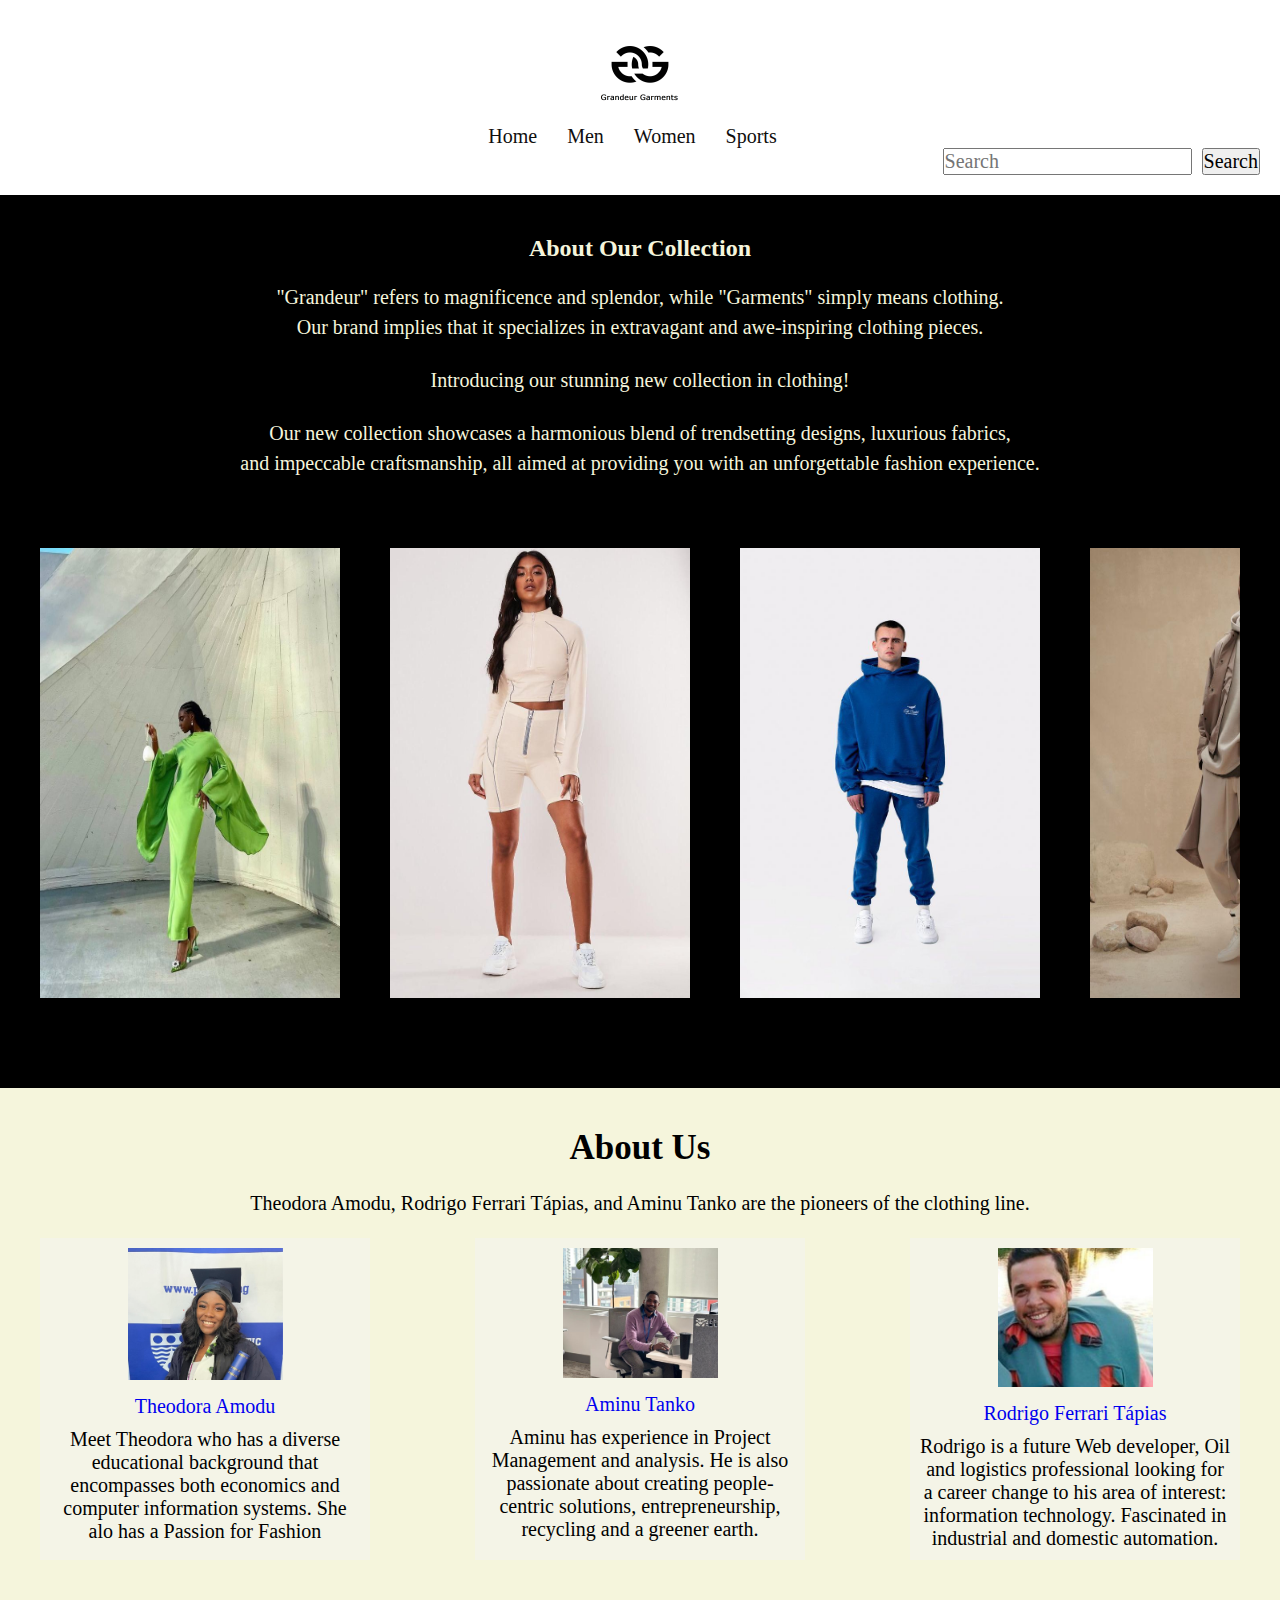
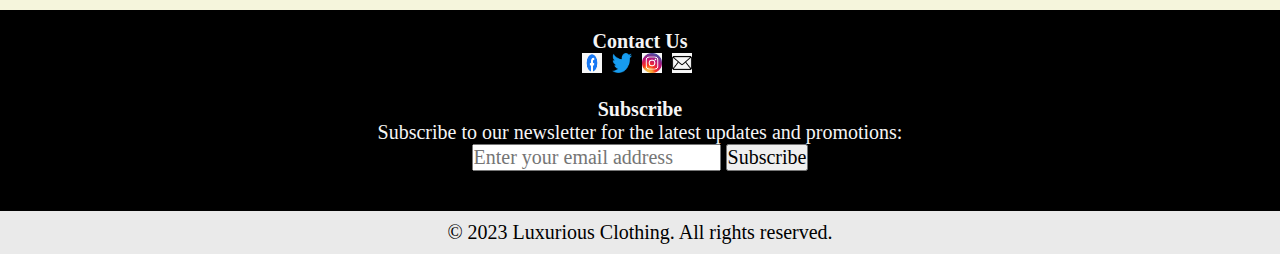
<file: index.html>
<!DOCTYPE html>
<html lang="en">
  <head>
    <meta charset="UTF-8" />
    <meta name="viewport" content="width=device-width, initial-scale=1.0" />
    <title>Luxurious Clothing</title>
    <link rel="stylesheet" href="index.css" />
  </head>

  <body>
    <header>
      <div class="logo">
        <img src="img/company.png" alt="Logo" />
      </div>
      <nav>
        <ul>
          <li><a href="index.html">Home</a></li>
          <li><a href="./men">Men</a></li>
          <li><a href="./female/">Women</a></li>
          <li><a href="./sports">Sports</a></li>
        </ul>
        <div class="search-bar">
          <input type="text" placeholder="Search" />
          <button type="submit">Search</button>
        </div>
      </nav>
    </header>

    <section class="about">
      <div class="about-content">
        <h2>About Our Collection</h2>
        <p>
          "Grandeur" refers to magnificence and splendor, while "Garments"
          simply means clothing.
        </p>
        <p>
          Our brand implies that it specializes in extravagant and awe-inspiring
          clothing pieces.
        </p>
        <br />
        <p>Introducing our stunning new collection in clothing!</p>
        <br />
        <p>
          Our new collection showcases a harmonious blend of trendsetting
          designs, luxurious fabrics,
        </p>
        <p>
          and impeccable craftsmanship, all aimed at providing you with an
          unforgettable fashion experience.
        </p>
      </div>
      <div class="clothing">
        <img src="img/clothing1.jpeg" alt="clothing1" />
        <img src="img/clothing 2.jpeg" alt="clothing2" />
        <img src="img/clothing 3.jpeg" alt="clothing3" />
        <img src="img/clothing 4.jpg" alt="clothing4" />
        <img src="img/clothing5.jpg" alt="clothing5" />
      </div>
    </section>

    <section class="introduction">
      <div class="introduction-content">
        <h2>About Us</h2>
        <p>
          Theodora Amodu, Rodrigo Ferrari Tápias, and Aminu Tanko are the
          pioneers of the clothing line.
        </p>
      </div>
      <div class="portfolio">
        <div class="portfolio-item">
          <a
            href="https://github.com/Theodoraamodu/Theodora"
            target="_Portfolio 1"
          >
            <img src="img/portfolio 1.jpg" alt="portfolio1" />
            <p>Theodora Amodu</p>
          </a>
          <div>
            <p>
              Meet Theodora who has a diverse educational background that
              encompasses both economics and computer information systems. She
              alo has a Passion for Fashion
            </p>
          </div>
        </div>
        <div class="portfolio-item">
          <a href="https://github.com/Minuatk" target="_Portfolio 2">
            <img src="img/portfolio 2.jpg" alt="portfolio2" />
            <p>Aminu Tanko</p>
          </a>
          <div>
            <p>
              Aminu has experience in Project Management and analysis. He is
              also passionate about creating people-centric solutions,
              entrepreneurship, recycling and a greener earth.
            </p>
          </div>
        </div>

        <div class="portfolio-item">
          <a href="https://rodrigoferraribr.github.io/1/" target="_Portfolio3">
            <img src="img/portfolio 3.jpg" alt="portfolio3" />
            <p>Rodrigo Ferrari Tápias</p>
          </a>
          <div>
            <p>
              Rodrigo is a future Web developer, Oil and logistics professional
              looking for a career change to his area of interest: information
              technology. Fascinated in industrial and domestic automation.
            </p>
          </div>
        </div>
      </div>
    </section>

    <footer>
      <div class="footer-content">
        <div class="footer-section">
          <h3>Contact Us</h3>
          <ul class="social-media">
            <li>
              <a href="http://facebook.com"
                ><img src="img/Facebook.jpg" alt="Facebook"
              /></a>
            </li>
            <li>
              <a href="http://twitter.com"
                ><img src="img/twitter.png" alt="Twitter"
              /></a>
            </li>
            <li>
              <a href="http://instagram.com"
                ><img src="img/instragram.jpg" alt="Instagram"
              /></a>
            </li>
            <li>
              <a href="mailto:username@student.douglascollege.ca"
                ><img src="img/email.png.jpg" alt="Email"
              /></a>
            </li>
          </ul>
        </div>
        <div class="footer-section">
          <h3>Subscribe</h3>
          <p>
            Subscribe to our newsletter for the latest updates and promotions:
          </p>
          <form class="subscribe-form">
            <input type="email" placeholder="Enter your email address" />
            <button type="submit">Subscribe</button>
          </form>
        </div>
      </div>
    </footer>
    <div class="footer-bottom">
      <p>&copy; 2023 Luxurious Clothing. All rights reserved.</p>
    </div>
  </body>
</html>
</file>
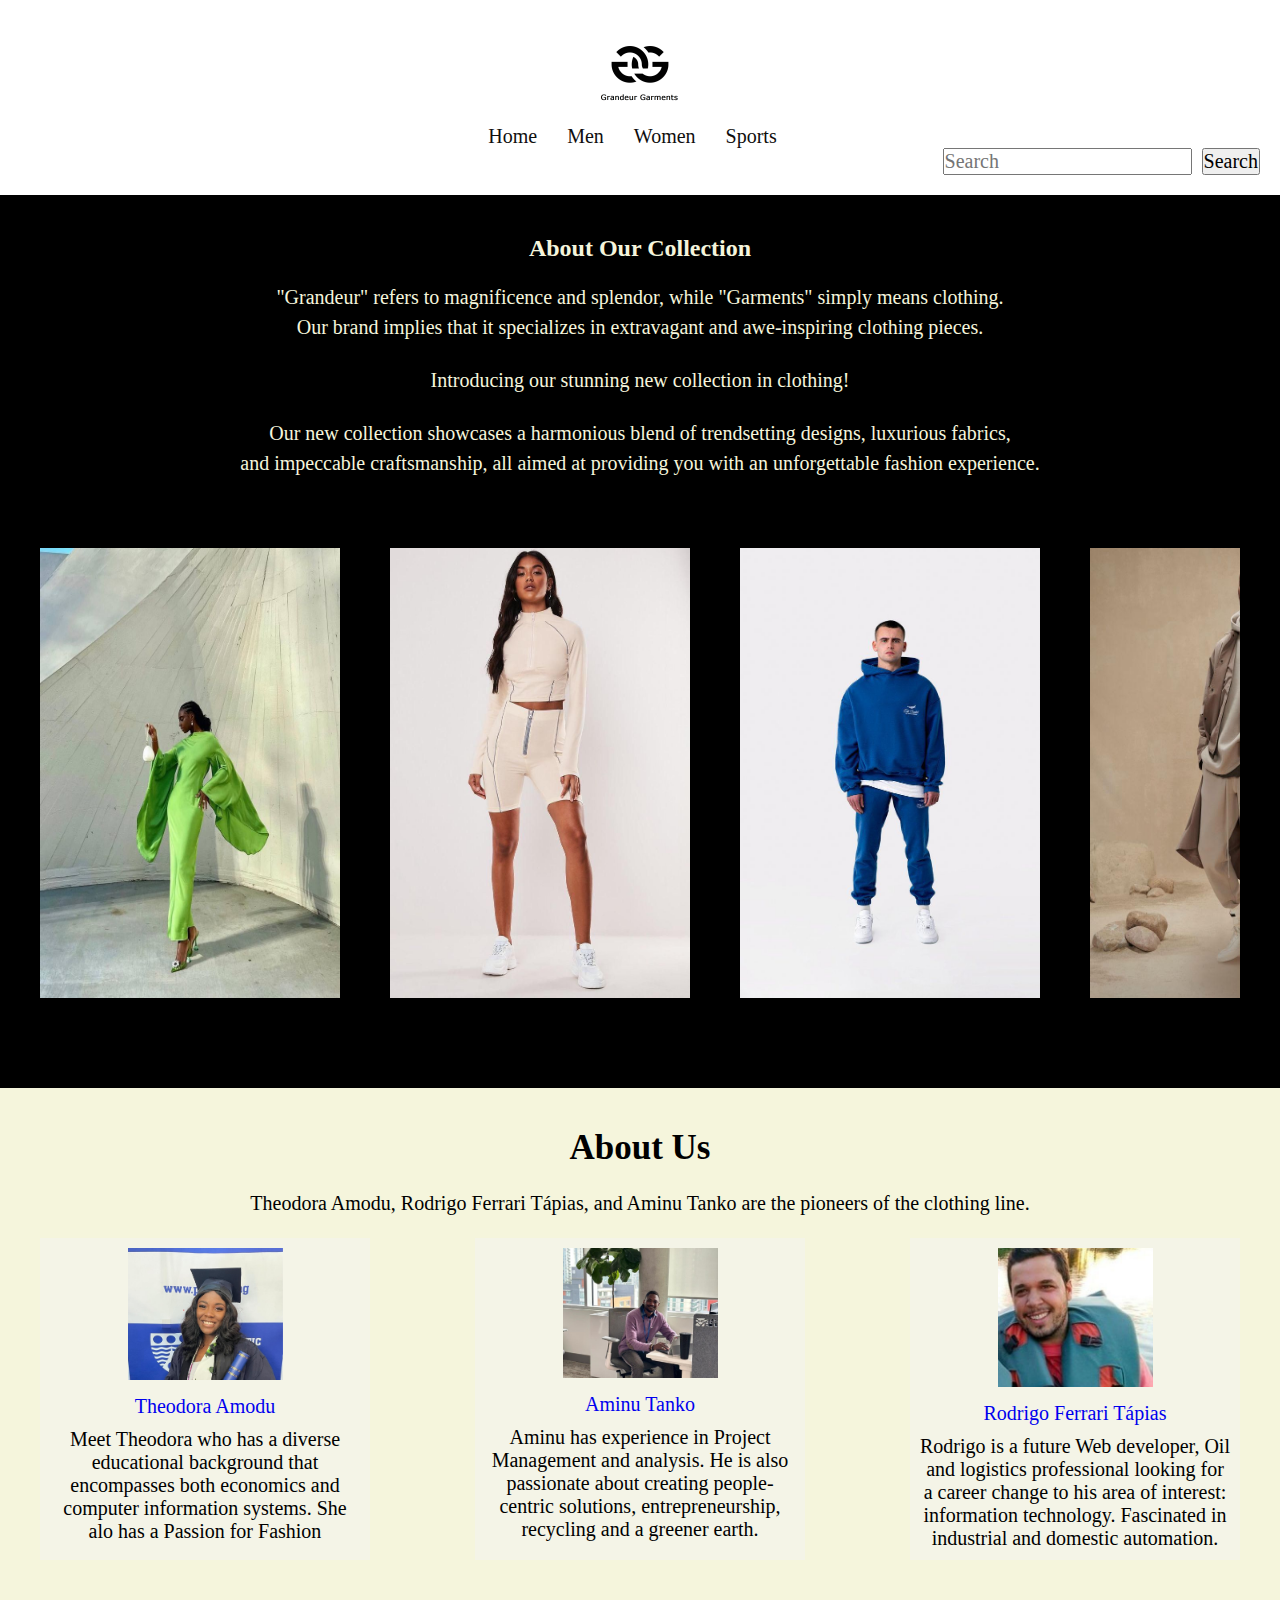
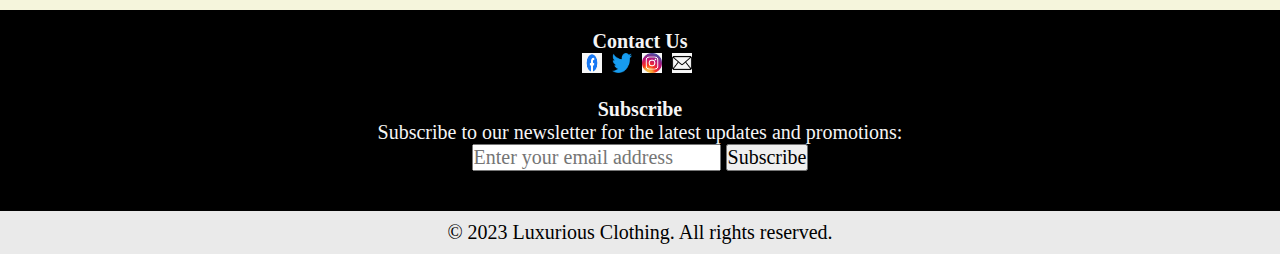
<file: Project Design.html>
<!DOCTYPE html>
<html lang="en">
  <head>
    <meta charset="UTF-8" />
    <meta name="viewport" content="width=device-width, initial-scale=1.0" />
    <title>Luxurious Clothing</title>
    <link rel="stylesheet" href="styles.css" />
  </head>

  <body>
    <header>
      <div class="logo">
        <img src="pics/company.png" alt="Logo" />
      </div>
      <nav>
        <ul>
          <li><a href="Project Design.html">Home</a></li>
          <li><a href="men.html">Men</a></li>
          <li><a href="female.html">Women</a></li>
          <li><a href="sports.html">Sports</a></li>
        </ul>
        <div class="search-bar">
          <input type="text" placeholder="Search" />
          <button type="submit">Search</button>
        </div>
      </nav>
    </header>

    <section class="about">
      <div class="about-content">
        <h2>About Our Collection</h2>
        <p>
          "Grandeur" refers to magnificence and splendor, while "Garments"
          simply means clothing.
        </p>
        <p>
          Our brand implies that it specializes in extravagant and awe-inspiring
          clothing pieces.
        </p>
        <br />
        <p>Introducing our stunning new collection in clothing!</p>
        <br />
        <p>
          Our new collection showcases a harmonious blend of trendsetting
          designs, luxurious fabrics,
        </p>
        <p>
          and impeccable craftsmanship, all aimed at providing you with an
          unforgettable fashion experience.
        </p>
      </div>
      <div class="clothing">
        <img src="pics/clothing1.jpeg" alt="clothing1" />
        <img src="pics/clothing 2.jpeg" alt="clothing2" />
        <img src="pics/clothing 3.jpeg" alt="clothing3" />
        <img src="pics/clothing 4.jpg" alt="clothing4" />
        <img src="pics/clothing5.jpg" alt="clothing5" />
      </div>
    </section>

    <section class="introduction">
      <div class="introduction-content">
        <h2>About Us</h2>
        <p>
          Theodora Amodu, Rodrigo Ferrari Tápias, and Aminu Tanko are the
          pioneers of the clothing line.
        </p>
      </div>
      <div class="portfolio">
        <div class="portfolio-item">
          <a
            href="https://github.com/Theodoraamodu/Theodora"
            target="_Portfolio 1"
          >
            <img src="pics/portfolio 1.jpg" alt="portfolio1" />
            <p>Theodora Amodu</p>
          </a>
          <div>
            <p>
              Meet Theodora who has a diverse educational background that
              encompasses both economics and computer information systems. She
              alo has a Passion for Fashion
            </p>
          </div>
        </div>
        <div class="portfolio-item">
          <a href="https://github.com/Minuatk" target="_Portfolio 2">
            <img src="pics/portfolio 2.jpg" alt="portfolio2" />
            <p>Aminu Tanko</p>
          </a>
          <div>
            <p>
              Aminu has experience in Project Management and analysis. He is
              also passionate about creating people-centric solutions,
              entrepreneurship, recycling and a greener earth.
            </p>
          </div>
        </div>

        <div class="portfolio-item">
          <a href="https://rodrigoferraribr.github.io/1/" target="_Portfolio3">
            <img src="pics/portfolio 3.jpg" alt="portfolio3" />
            <p>Rodrigo Ferrari Tápias</p>
          </a>
          <div>
            <p>
              Rodrigo is a future Web developer, Oil and logistics professional
              looking for a career change to his area of interest: information
              technology. Fascinated in industrial and domestic automation.
            </p>
          </div>
        </div>
      </div>
    </section>

    <footer>
      <div class="footer-content">
        <div class="footer-section">
          <h3>Contact Us</h3>
          <ul class="social-media">
            <li>
              <a href="http://facebook.com"
                ><img src="pics/Facebook.jpg" alt="Facebook"
              /></a>
            </li>
            <li>
              <a href="http://twitter.com"
                ><img src="pics/twitter.png" alt="Twitter"
              /></a>
            </li>
            <li>
              <a href="http://instagram.com"
                ><img src="pics/instragram.jpg" alt="Instagram"
              /></a>
            </li>
            <li>
              <a href="mailto:username@student.douglascollege.ca"
                ><img src="pics/email.png.jpg" alt="Email"
              /></a>
            </li>
          </ul>
        </div>
        <div class="footer-section">
          <h3>Subscribe</h3>
          <p>
            Subscribe to our newsletter for the latest updates and promotions:
          </p>
          <form class="subscribe-form">
            <input type="email" placeholder="Enter your email address" />
            <button type="submit">Subscribe</button>
          </form>
        </div>
      </div>
    </footer>
    <div class="footer-bottom">
      <p>&copy; 2023 Luxurious Clothing. All rights reserved.</p>
    </div>
  </body>
</html>
</file>
<file: index.css>
/* Reset CSS */


* {/* the whole document*/
  margin: 0;
  padding: 0;
  box-sizing: border-box;
  font-family: Garamond, serif;
  font-size: 20px;
}

.logo img { /* the company logo*/
  width: 100px;
  height: 100px;
}

body, h1, p {
  margin: 0;
  padding: 0;
  font-family: Garamond, serif;
  font-size: 40px;
}

nav ul { /* for women home and men*/
  list-style: none;
  padding: 0;
  margin: 0;
}

nav ul li {  /* for women home and men*/
  display: inline-block;
  margin-right: 15px;
}

nav ul li a { /* for women home and men*/
  text-decoration: none;
  color: #0f0e0e;
  padding: 5px;
}

  /* Header */
header {
  background-color: white;
  padding: 20px;
  text-align: center;
  color: white;
}

h1 {
  font-size: 40px;
  margin-bottom: 10px;
}

p {
  font-size: 20px;
}


  /* About Our collection */
.about {
  background-color: black;
  padding: 40px;
  text-align: center;
  color: beige;
  
}

h2 {
  font-size: 30px;
  margin-bottom: 20px;
  
}

.about p {
  font-size: 20px;
  line-height: 1.5;
}



.social-media li {
  display: inline-block;
  margin-right: 5px;
}

body, html {
  height: 100%;
  margin: 0;
}

body {
  display: flex;
  flex-direction: column;
}
/*footer*/

footer {
  display: flex;
  justify-content: center;
  align-items: center;
  height: 100%;
  background-color: black;
  color: whitesmoke;
}

.footer-section img {
  width: 20px;
  height: 20px;
}

.footer-content {
  text-align: center;
  max-width: 800px;
  padding: 20px;
}

.footer-section {
  margin-bottom: 20px;
}

.footer-bottom {
  text-align: center;
  background-color: #eaeaea;
  padding: 10px;
}


 /* for clothing image in about us*/
 .introduction {
  background-color: beige;
  padding: 40px;
  text-align: center;
  color: rgb(0, 0, 0);
}

.about-content {
  text-align: center;
  margin-bottom: 20px;
}

.about-content h2 {
  font-size: 24px;
  font-weight: bold;
 
}

.about-content p {
  font-size: 20px;
  line-height: 1.5;
}

.clothing {
  display: flex;
  overflow-x: auto;
  scroll-snap-type: x mandatory;
  scroll-behavior: smooth;
  padding: 50px 0;
}

.clothing img {
  width: 300px;
  height: auto;
  margin-right: 50px;
  scroll-snap-align: start;
}

.introduction {
  display: flex;
  flex-direction: column;
  align-items: center;
  text-align: center;
}

.introduction-content {
  margin-bottom: 20px;
}

.introduction-content h2 {
  font-size: 35px;
  font-weight: bold;
}

.introduction-content p {
  font-size: 20px;
  line-height: 1.5;
 
}


/*portfolio*/
.portfolio img {
  width: 50px;
  height: auto;
}

.portfolio p {
  font-size: 13px;
}

.portfolio a {
  text-decoration: none;
}

.portfolio {
  display: flex;
  flex-wrap: wrap;
  justify-content: space-between;
}

.portfolio-item {
  width: 45%;
}

.portfolio-item img {
  width: 100%;
}

.portfolio-item {
  width: calc(30% - 30px);
  margin-bottom: 10px;
  background-color: rgb(244, 244, 231);
  padding: 10px;
  box-sizing: border-box;

}
.portfolio-item a:visited
{
  color: black;
  font-weight: bold;
  font-size: large;
}
.portfolio-item img {
  width: 50%;
  height: auto;
}

.portfolio-item p {
  font-family: Garamond, serif;
  font-size: 20px;
  margin-top: 10px;
}


   /*  the responsive search bar */
.search-bar {
  display: flex;
  justify-content: flex-end;
}

.search-bar input[type="text"],
.search-bar button[type="submit"] {
  margin-left: 10px;
}






/*media response*/
@media only screen and (max-width: 768px) {
  header {
    display: flex;
    flex-direction: column;
  }
  
  .search-bar {
    margin-top: 20px;
  }
  
  .clothing {
    padding: 50px 20px;
  }
  
  .clothing img {
    margin-right: 20px;
  }

  .introduction-content h2 {
    font-size: 20px;
  }

  .introduction-content p {
    font-size: 14px;
  }

  .portfolio-item {
    width: 100%;
  }

  .portfolio-item img {
    width: 100%;
  }

  .portfolio-item p {
    font-size: 14px;
    margin-top: 10px;
  }
}

@media only screen and (max-width: 480px) {
  h1 {
    font-size: 30px;
  }
  
  p {
    font-size: 18px;
  }
  
  .about p {
    font-size: 18px;
  }
  
  .clothing img {
    width: 200px;
  }
  
  .introduction-content h2 {
    font-size: 20px;
  }
  
  .introduction-content p {
    font-size: 14px;
  }
  
  .portfolio img {
    width: 200px;
  }
  
  .portfolio p {
    font-size: 12px;
  }
  
  .social-media li {
    margin-right: 30px;
  }
  
  .footer-content {
    max-width: 600px;
  }
  
  .footer-section {
    margin-bottom: 10px;
  }
}
</file>
<file: styles.css>
/* Reset CSS */


* {/* the whole document*/
  margin: 0;
  padding: 0;
  box-sizing: border-box;
  font-family: Garamond, serif;
  font-size: 20px;
}

.logo img { /* the company logo*/
  width: 100px;
  height: 100px;
}

body, h1, p {
  margin: 0;
  padding: 0;
  font-family: Garamond, serif;
  font-size: 40px;
}

nav ul { /* for women home and men*/
  list-style: none;
  padding: 0;
  margin: 0;
}

nav ul li {  /* for women home and men*/
  display: inline-block;
  margin-right: 15px;
}

nav ul li a { /* for women home and men*/
  text-decoration: none;
  color: #0f0e0e;
  padding: 5px;
}

  /* Header */
header {
  background-color: white;
  padding: 20px;
  text-align: center;
  color: white;
}

h1 {
  font-size: 40px;
  margin-bottom: 10px;
}

p {
  font-size: 20px;
}


  /* About Our collection */
.about {
  background-color: black;
  padding: 40px;
  text-align: center;
  color: beige;
  
}

h2 {
  font-size: 30px;
  margin-bottom: 20px;
  
}

.about p {
  font-size: 20px;
  line-height: 1.5;
}



.social-media li {
  display: inline-block;
  margin-right: 5px;
}

body, html {
  height: 100%;
  margin: 0;
}

body {
  display: flex;
  flex-direction: column;
}
/*footer*/

footer {
  display: flex;
  justify-content: center;
  align-items: center;
  height: 100%;
  background-color: black;
  color: whitesmoke;
}

.footer-section img {
  width: 20px;
  height: 20px;
}

.footer-content {
  text-align: center;
  max-width: 800px;
  padding: 20px;
}

.footer-section {
  margin-bottom: 20px;
}

.footer-bottom {
  text-align: center;
  background-color: #eaeaea;
  padding: 10px;
}


 /* for clothing image in about us*/
 .introduction {
  background-color: beige;
  padding: 40px;
  text-align: center;
  color: rgb(0, 0, 0);
}

.about-content {
  text-align: center;
  margin-bottom: 20px;
}

.about-content h2 {
  font-size: 24px;
  font-weight: bold;
 
}

.about-content p {
  font-size: 20px;
  line-height: 1.5;
}

.clothing {
  display: flex;
  overflow-x: auto;
  scroll-snap-type: x mandatory;
  scroll-behavior: smooth;
  padding: 50px 0;
}

.clothing img {
  width: 300px;
  height: auto;
  margin-right: 50px;
  scroll-snap-align: start;
}

.introduction {
  display: flex;
  flex-direction: column;
  align-items: center;
  text-align: center;
}

.introduction-content {
  margin-bottom: 20px;
}

.introduction-content h2 {
  font-size: 35px;
  font-weight: bold;
}

.introduction-content p {
  font-size: 20px;
  line-height: 1.5;
 
}


/*portfolio*/
.portfolio img {
  width: 50px;
  height: auto;
}

.portfolio p {
  font-size: 13px;
}

.portfolio a {
  text-decoration: none;
}

.portfolio {
  display: flex;
  flex-wrap: wrap;
  justify-content: space-between;
}

.portfolio-item {
  width: 45%;
}

.portfolio-item img {
  width: 100%;
}

.portfolio-item {
  width: calc(30% - 30px);
  margin-bottom: 10px;
  background-color: rgb(244, 244, 231);
  padding: 10px;
  box-sizing: border-box;

}
.portfolio-item a:visited
{
  color: black;
  font-weight: bold;
  font-size: large;
}
.portfolio-item img {
  width: 50%;
  height: auto;
}

.portfolio-item p {
  font-family: Garamond, serif;
  font-size: 20px;
  margin-top: 10px;
}


   /*  the responsive search bar */
.search-bar {
  display: flex;
  justify-content: flex-end;
}

.search-bar input[type="text"],
.search-bar button[type="submit"] {
  margin-left: 10px;
}






/*media response*/
@media only screen and (max-width: 768px) {
  header {
    display: flex;
    flex-direction: column;
  }
  
  .search-bar {
    margin-top: 20px;
  }
  
  .clothing {
    padding: 50px 20px;
  }
  
  .clothing img {
    margin-right: 20px;
  }

  .introduction-content h2 {
    font-size: 20px;
  }

  .introduction-content p {
    font-size: 14px;
  }

  .portfolio-item {
    width: 100%;
  }

  .portfolio-item img {
    width: 100%;
  }

  .portfolio-item p {
    font-size: 14px;
    margin-top: 10px;
  }
}

@media only screen and (max-width: 480px) {
  h1 {
    font-size: 30px;
  }
  
  p {
    font-size: 18px;
  }
  
  .about p {
    font-size: 18px;
  }
  
  .clothing img {
    width: 200px;
  }
  
  .introduction-content h2 {
    font-size: 20px;
  }
  
  .introduction-content p {
    font-size: 14px;
  }
  
  .portfolio img {
    width: 200px;
  }
  
  .portfolio p {
    font-size: 12px;
  }
  
  .social-media li {
    margin-right: 30px;
  }
  
  .footer-content {
    max-width: 600px;
  }
  
  .footer-section {
    margin-bottom: 10px;
  }
}
</file>
